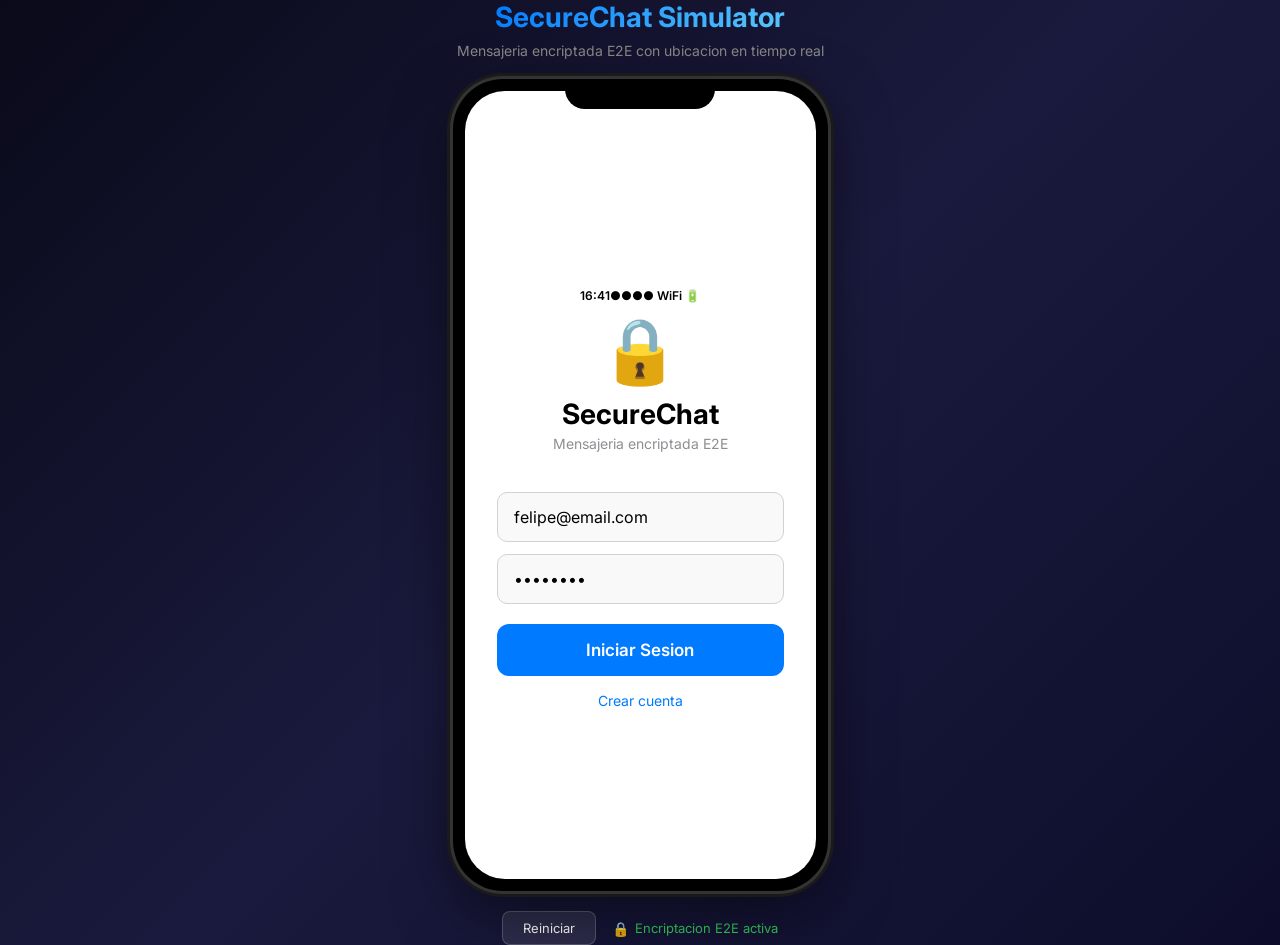
<file: SecureChat/simulator/index.html>
<!DOCTYPE html>
<html lang="es">
<head>
    <meta charset="UTF-8">
    <meta name="viewport" content="width=device-width, initial-scale=1.0">
    <title>SecureChat - iPhone Simulator</title>
    <link rel="stylesheet" href="styles.css">
    <link rel="preconnect" href="https://fonts.googleapis.com">
    <link href="https://fonts.googleapis.com/css2?family=Inter:wght@400;500;600;700&display=swap" rel="stylesheet">
</head>
<body>
    <div class="simulator-container">
        <h1 class="simulator-title">SecureChat Simulator</h1>
        <p class="simulator-subtitle">Mensajeria encriptada E2E con ubicacion en tiempo real</p>

        <div class="iphone-frame">
            <div class="iphone-notch"></div>
            <div class="iphone-screen" id="screen">
                <!-- Dynamic content injected by JS -->
            </div>
            <div class="iphone-home-indicator"></div>
        </div>

        <div class="controls">
            <button class="control-btn" onclick="app.reset()">Reiniciar</button>
            <div class="encryption-indicator" id="encryptionStatus">
                <span class="lock-icon">&#128274;</span> Encriptacion E2E activa
            </div>
        </div>
    </div>

    <script src="app.js"></script>
</body>
</html>
</file>
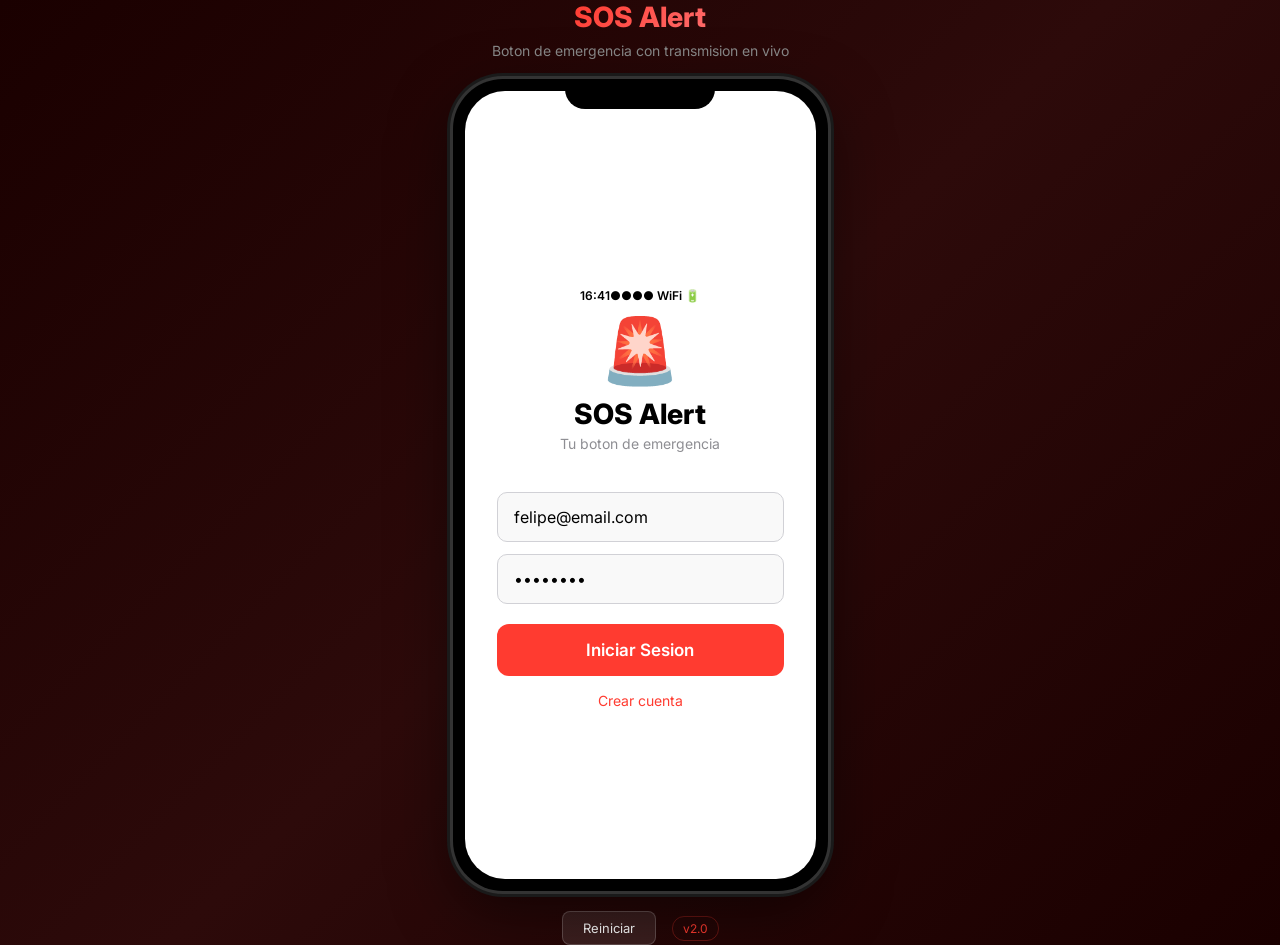
<file: SOSAlert/simulator/index.html>
<!DOCTYPE html>
<html lang="es">
<head>
    <meta charset="UTF-8">
    <meta name="viewport" content="width=device-width, initial-scale=1.0">
    <title>SOS Alert - iPhone Simulator</title>
    <link rel="stylesheet" href="styles.css">
    <link rel="preconnect" href="https://fonts.googleapis.com">
    <link href="https://fonts.googleapis.com/css2?family=Inter:wght@400;500;600;700;800;900&display=swap" rel="stylesheet">
</head>
<body>
    <div class="simulator-container">
        <h1 class="simulator-title">SOS Alert</h1>
        <p class="simulator-subtitle">Boton de emergencia con transmision en vivo</p>

        <div class="iphone-frame">
            <div class="iphone-notch"></div>
            <div class="iphone-screen" id="screen">
                <!-- Dynamic content injected by JS -->
            </div>
            <div class="iphone-home-indicator"></div>
        </div>

        <div class="controls">
            <button class="control-btn" onclick="app.reset()">Reiniciar</button>
            <div class="version-badge">v2.0</div>
        </div>
    </div>

    <script src="app.js"></script>
</body>
</html>
</file>
<file: SecureChat/simulator/styles.css>
* {
    margin: 0;
    padding: 0;
    box-sizing: border-box;
}

body {
    font-family: 'Inter', -apple-system, BlinkMacSystemFont, sans-serif;
    background: linear-gradient(135deg, #0a0a1a 0%, #1a1a3e 50%, #0d0d2b 100%);
    min-height: 100vh;
    display: flex;
    justify-content: center;
    align-items: center;
    color: #fff;
}

.simulator-container {
    display: flex;
    flex-direction: column;
    align-items: center;
    gap: 20px;
}

.simulator-title {
    font-size: 28px;
    font-weight: 700;
    background: linear-gradient(135deg, #007AFF, #5AC8FA);
    -webkit-background-clip: text;
    -webkit-text-fill-color: transparent;
}

.simulator-subtitle {
    font-size: 14px;
    color: #888;
    margin-top: -12px;
}

/* iPhone Frame */
.iphone-frame {
    width: 375px;
    height: 812px;
    background: #000;
    border-radius: 50px;
    padding: 12px;
    box-shadow: 0 0 0 3px #333, 0 0 0 6px #1a1a1a, 0 20px 60px rgba(0,0,0,0.5);
    position: relative;
    overflow: hidden;
}

.iphone-notch {
    width: 150px;
    height: 30px;
    background: #000;
    border-radius: 0 0 20px 20px;
    position: absolute;
    top: 0;
    left: 50%;
    transform: translateX(-50%);
    z-index: 100;
}

.iphone-screen {
    width: 100%;
    height: 100%;
    background: #f2f2f7;
    border-radius: 40px;
    overflow: hidden;
    position: relative;
    display: flex;
    flex-direction: column;
}

.iphone-home-indicator {
    width: 134px;
    height: 5px;
    background: #fff;
    border-radius: 3px;
    position: absolute;
    bottom: 20px;
    left: 50%;
    transform: translateX(-50%);
    z-index: 100;
    opacity: 0.3;
}

/* Status Bar */
.status-bar {
    height: 50px;
    display: flex;
    justify-content: space-between;
    align-items: flex-end;
    padding: 0 24px 8px;
    font-size: 12px;
    font-weight: 600;
    color: #000;
    flex-shrink: 0;
}

.status-bar.dark {
    color: #fff;
}

/* Navigation Bar */
.nav-bar {
    display: flex;
    align-items: center;
    padding: 8px 16px 12px;
    flex-shrink: 0;
}

.nav-bar .nav-title {
    font-size: 32px;
    font-weight: 700;
    color: #000;
}

.nav-bar .nav-title-small {
    font-size: 17px;
    font-weight: 600;
    color: #000;
    flex: 1;
    text-align: center;
}

.nav-bar .nav-back {
    font-size: 17px;
    color: #007AFF;
    cursor: pointer;
    display: flex;
    align-items: center;
    gap: 4px;
    background: none;
    border: none;
    font-family: inherit;
}

.nav-bar .nav-action {
    font-size: 22px;
    color: #007AFF;
    cursor: pointer;
    background: none;
    border: none;
    padding: 4px;
}

/* Tab Bar */
.tab-bar {
    display: flex;
    justify-content: space-around;
    padding: 8px 0 28px;
    background: rgba(249,249,249,0.94);
    backdrop-filter: blur(20px);
    border-top: 0.5px solid #c6c6c8;
    flex-shrink: 0;
}

.tab-item {
    display: flex;
    flex-direction: column;
    align-items: center;
    gap: 2px;
    cursor: pointer;
    background: none;
    border: none;
    font-family: inherit;
    padding: 4px 16px;
}

.tab-item .tab-icon {
    font-size: 22px;
    opacity: 0.4;
}

.tab-item .tab-label {
    font-size: 10px;
    color: #8e8e93;
}

.tab-item.active .tab-icon {
    opacity: 1;
    color: #007AFF;
}

.tab-item.active .tab-label {
    color: #007AFF;
}

/* Content Area */
.screen-content {
    flex: 1;
    overflow-y: auto;
    -webkit-overflow-scrolling: touch;
}

/* Login Screen */
.login-screen {
    display: flex;
    flex-direction: column;
    align-items: center;
    justify-content: center;
    height: 100%;
    padding: 40px 32px;
    background: #fff;
}

.login-logo {
    font-size: 64px;
    margin-bottom: 8px;
}

.login-title {
    font-size: 28px;
    font-weight: 700;
    color: #000;
    margin-bottom: 4px;
}

.login-subtitle {
    font-size: 14px;
    color: #8e8e93;
    margin-bottom: 40px;
}

.input-field {
    width: 100%;
    padding: 14px 16px;
    border: 1px solid #d1d1d6;
    border-radius: 10px;
    font-size: 16px;
    font-family: inherit;
    margin-bottom: 12px;
    outline: none;
    background: #f9f9f9;
    transition: border-color 0.2s;
}

.input-field:focus {
    border-color: #007AFF;
    background: #fff;
}

.input-field::placeholder {
    color: #c7c7cc;
}

.btn-primary {
    width: 100%;
    padding: 16px;
    background: #007AFF;
    color: #fff;
    border: none;
    border-radius: 12px;
    font-size: 17px;
    font-weight: 600;
    cursor: pointer;
    font-family: inherit;
    margin-top: 8px;
    transition: opacity 0.2s;
}

.btn-primary:hover {
    opacity: 0.85;
}

.btn-primary:disabled {
    opacity: 0.5;
    cursor: default;
}

.btn-link {
    background: none;
    border: none;
    color: #007AFF;
    font-size: 14px;
    cursor: pointer;
    font-family: inherit;
    margin-top: 16px;
}

/* Key Generation Animation */
.key-gen-overlay {
    position: absolute;
    inset: 0;
    background: rgba(0,0,0,0.85);
    display: flex;
    flex-direction: column;
    align-items: center;
    justify-content: center;
    z-index: 200;
    border-radius: 40px;
    gap: 16px;
    animation: fadeIn 0.3s ease;
}

.key-gen-overlay .key-icon {
    font-size: 48px;
    animation: pulse 1s infinite;
}

.key-gen-overlay .key-text {
    color: #fff;
    font-size: 16px;
    font-weight: 600;
}

.key-gen-overlay .key-detail {
    color: #8e8e93;
    font-size: 12px;
    text-align: center;
    max-width: 260px;
}

.key-gen-overlay .key-progress {
    width: 200px;
    height: 4px;
    background: #333;
    border-radius: 2px;
    overflow: hidden;
}

.key-gen-overlay .key-progress-bar {
    height: 100%;
    background: linear-gradient(90deg, #007AFF, #5AC8FA);
    border-radius: 2px;
    animation: progress 2s ease forwards;
}

@keyframes progress {
    from { width: 0; }
    to { width: 100%; }
}

@keyframes pulse {
    0%, 100% { transform: scale(1); }
    50% { transform: scale(1.1); }
}

@keyframes fadeIn {
    from { opacity: 0; }
    to { opacity: 1; }
}

/* Conversation List */
.conversation-row {
    display: flex;
    align-items: center;
    padding: 12px 16px;
    gap: 12px;
    cursor: pointer;
    background: #fff;
    transition: background 0.15s;
    border-bottom: 0.5px solid #e5e5ea;
}

.conversation-row:hover {
    background: #f2f2f7;
}

.avatar {
    width: 50px;
    height: 50px;
    border-radius: 25px;
    display: flex;
    align-items: center;
    justify-content: center;
    font-size: 20px;
    font-weight: 700;
    color: #007AFF;
    background: rgba(0,122,255,0.12);
    flex-shrink: 0;
}

.conversation-info {
    flex: 1;
    min-width: 0;
}

.conversation-name {
    font-size: 16px;
    font-weight: 600;
    color: #000;
}

.conversation-preview {
    font-size: 14px;
    color: #8e8e93;
    white-space: nowrap;
    overflow: hidden;
    text-overflow: ellipsis;
    display: flex;
    align-items: center;
    gap: 4px;
}

.conversation-time {
    font-size: 12px;
    color: #8e8e93;
    flex-shrink: 0;
}

.location-dot {
    display: inline-block;
    width: 8px;
    height: 8px;
    background: #34C759;
    border-radius: 50%;
    animation: blink 2s infinite;
}

@keyframes blink {
    0%, 100% { opacity: 1; }
    50% { opacity: 0.4; }
}

/* Chat Screen */
.chat-container {
    display: flex;
    flex-direction: column;
    height: 100%;
    background: #fff;
}

.chat-map {
    height: 150px;
    background: linear-gradient(135deg, #e8f5e9 0%, #c8e6c9 50%, #a5d6a7 100%);
    position: relative;
    overflow: hidden;
    flex-shrink: 0;
    cursor: pointer;
}

.map-grid {
    position: absolute;
    inset: 0;
    background-image:
        linear-gradient(rgba(0,0,0,0.05) 1px, transparent 1px),
        linear-gradient(90deg, rgba(0,0,0,0.05) 1px, transparent 1px);
    background-size: 30px 30px;
}

.map-road {
    position: absolute;
    background: rgba(255,255,255,0.6);
}

.map-road.horizontal {
    height: 3px;
    width: 100%;
    top: 50%;
}

.map-road.vertical {
    width: 3px;
    height: 100%;
    left: 40%;
}

.map-road.diagonal {
    width: 200px;
    height: 3px;
    transform: rotate(-30deg);
    top: 30%;
    left: 20%;
}

.map-pin {
    position: absolute;
    display: flex;
    flex-direction: column;
    align-items: center;
    transform: translate(-50%, -100%);
    z-index: 10;
    transition: all 2s ease;
}

.map-pin .pin-dot {
    width: 32px;
    height: 32px;
    border-radius: 50%;
    background: #007AFF;
    color: #fff;
    display: flex;
    align-items: center;
    justify-content: center;
    font-size: 12px;
    font-weight: 700;
    box-shadow: 0 2px 8px rgba(0,122,255,0.4);
}

.map-pin .pin-dot.other {
    background: #FF3B30;
    box-shadow: 0 2px 8px rgba(255,59,48,0.4);
}

.map-pin .pin-label {
    font-size: 9px;
    font-weight: 600;
    background: rgba(255,255,255,0.9);
    padding: 2px 6px;
    border-radius: 8px;
    margin-top: 2px;
    white-space: nowrap;
}

.map-expand-hint {
    position: absolute;
    bottom: 8px;
    right: 8px;
    background: rgba(255,255,255,0.9);
    padding: 4px 8px;
    border-radius: 6px;
    font-size: 10px;
    color: #666;
}

.chat-messages {
    flex: 1;
    overflow-y: auto;
    padding: 12px 16px;
    display: flex;
    flex-direction: column;
    gap: 6px;
}

.message-bubble {
    max-width: 75%;
    padding: 10px 14px;
    border-radius: 18px;
    font-size: 15px;
    line-height: 1.35;
    animation: messageIn 0.25s ease;
    position: relative;
}

@keyframes messageIn {
    from { opacity: 0; transform: translateY(8px) scale(0.95); }
    to { opacity: 1; transform: translateY(0) scale(1); }
}

.message-sent {
    background: #007AFF;
    color: #fff;
    align-self: flex-end;
    border-bottom-right-radius: 4px;
}

.message-received {
    background: #e9e9eb;
    color: #000;
    align-self: flex-start;
    border-bottom-left-radius: 4px;
}

.message-time {
    font-size: 10px;
    color: #8e8e93;
    margin-top: 2px;
    display: flex;
    align-items: center;
    gap: 3px;
}

.message-time.sent {
    justify-content: flex-end;
}

.encryption-badge {
    font-size: 8px;
}

/* Chat Input */
.chat-input-bar {
    display: flex;
    align-items: center;
    gap: 8px;
    padding: 8px 12px 28px;
    border-top: 0.5px solid #e5e5ea;
    background: #fff;
    flex-shrink: 0;
}

.location-toggle {
    font-size: 20px;
    cursor: pointer;
    background: none;
    border: none;
    padding: 4px;
}

.chat-input {
    flex: 1;
    padding: 10px 14px;
    border: 1px solid #d1d1d6;
    border-radius: 20px;
    font-size: 15px;
    font-family: inherit;
    outline: none;
    background: #f9f9f9;
}

.chat-input:focus {
    border-color: #007AFF;
}

.send-btn {
    width: 34px;
    height: 34px;
    border-radius: 50%;
    background: #007AFF;
    color: #fff;
    border: none;
    font-size: 16px;
    cursor: pointer;
    display: flex;
    align-items: center;
    justify-content: center;
    transition: opacity 0.2s;
}

.send-btn:disabled {
    opacity: 0.3;
    cursor: default;
}

/* Encryption Animation */
.encrypt-animation {
    position: absolute;
    right: 60px;
    bottom: 44px;
    background: rgba(0,0,0,0.8);
    color: #5AC8FA;
    font-size: 10px;
    font-family: monospace;
    padding: 4px 10px;
    border-radius: 8px;
    animation: encryptFlash 0.8s ease forwards;
    white-space: nowrap;
    z-index: 50;
}

@keyframes encryptFlash {
    0% { opacity: 1; transform: translateY(0); }
    100% { opacity: 0; transform: translateY(-20px); }
}

/* Contact List */
.contact-row {
    display: flex;
    align-items: center;
    padding: 12px 16px;
    gap: 12px;
    background: #fff;
    border-bottom: 0.5px solid #e5e5ea;
    cursor: pointer;
    transition: background 0.15s;
}

.contact-row:hover {
    background: #f2f2f7;
}

.contact-avatar {
    width: 44px;
    height: 44px;
    border-radius: 22px;
    background: rgba(0,122,255,0.12);
    display: flex;
    align-items: center;
    justify-content: center;
    font-size: 18px;
    color: #007AFF;
}

.contact-info {
    flex: 1;
}

.contact-name {
    font-size: 16px;
    font-weight: 500;
    color: #000;
}

.contact-username {
    font-size: 13px;
    color: #8e8e93;
}

.chat-icon {
    color: rgba(0,122,255,0.5);
    font-size: 18px;
}

/* Profile Screen */
.profile-header {
    display: flex;
    align-items: center;
    gap: 16px;
    padding: 20px 16px;
    background: #fff;
}

.profile-avatar {
    width: 70px;
    height: 70px;
    border-radius: 35px;
    background: rgba(0,122,255,0.12);
    display: flex;
    align-items: center;
    justify-content: center;
    font-size: 28px;
    font-weight: 700;
    color: #007AFF;
}

.profile-name {
    font-size: 22px;
    font-weight: 600;
    color: #000;
}

.profile-username {
    font-size: 14px;
    color: #8e8e93;
}

.profile-section {
    margin-top: 20px;
}

.profile-section-title {
    font-size: 13px;
    color: #8e8e93;
    text-transform: uppercase;
    padding: 0 16px 8px;
}

.profile-row {
    display: flex;
    align-items: center;
    padding: 14px 16px;
    background: #fff;
    gap: 12px;
    border-bottom: 0.5px solid #e5e5ea;
}

.profile-row-icon {
    font-size: 18px;
    width: 28px;
    text-align: center;
}

.profile-row-text {
    flex: 1;
    font-size: 15px;
    color: #000;
}

.profile-row-text.danger {
    color: #FF3B30;
}

.profile-row-detail {
    font-size: 13px;
    color: #8e8e93;
    font-family: monospace;
    max-width: 180px;
    overflow: hidden;
    text-overflow: ellipsis;
}

.security-banner {
    background: rgba(52,199,89,0.1);
    padding: 14px 16px;
    margin: 0;
    border-bottom: 0.5px solid #e5e5ea;
}

.security-banner-title {
    font-size: 14px;
    font-weight: 600;
    color: #34C759;
    display: flex;
    align-items: center;
    gap: 6px;
}

.security-banner-text {
    font-size: 12px;
    color: #8e8e93;
    margin-top: 4px;
    line-height: 1.4;
}

/* Full Screen Map */
.fullscreen-map {
    position: absolute;
    inset: 0;
    background: linear-gradient(135deg, #e8f5e9 0%, #c8e6c9 30%, #a5d6a7 60%, #c8e6c9 100%);
    z-index: 300;
    border-radius: 40px;
    overflow: hidden;
    animation: fadeIn 0.3s ease;
}

.fullscreen-map .map-grid {
    background-size: 40px 40px;
}

.fullscreen-map .map-road.horizontal {
    top: 40%;
}

.fullscreen-map .map-road.vertical {
    left: 55%;
}

.fullscreen-map .map-pin .pin-dot {
    width: 44px;
    height: 44px;
    font-size: 16px;
}

.map-overlay-bar {
    position: absolute;
    top: 0;
    left: 0;
    right: 0;
    background: rgba(249,249,249,0.94);
    backdrop-filter: blur(20px);
    padding: 50px 16px 12px;
    display: flex;
    align-items: center;
    z-index: 10;
}

.map-bottom-pill {
    position: absolute;
    bottom: 40px;
    left: 50%;
    transform: translateX(-50%);
    background: rgba(255,255,255,0.9);
    backdrop-filter: blur(10px);
    padding: 10px 20px;
    border-radius: 20px;
    font-size: 13px;
    font-weight: 500;
    color: #333;
    display: flex;
    align-items: center;
    gap: 8px;
    z-index: 10;
    box-shadow: 0 2px 12px rgba(0,0,0,0.1);
}

/* Empty State */
.empty-state {
    display: flex;
    flex-direction: column;
    align-items: center;
    justify-content: center;
    padding: 60px 32px;
    text-align: center;
}

.empty-state-icon {
    font-size: 48px;
    margin-bottom: 12px;
    opacity: 0.5;
}

.empty-state-title {
    font-size: 18px;
    font-weight: 600;
    color: #000;
    margin-bottom: 4px;
}

.empty-state-text {
    font-size: 14px;
    color: #8e8e93;
}

/* Controls */
.controls {
    display: flex;
    align-items: center;
    gap: 16px;
}

.control-btn {
    padding: 8px 20px;
    background: rgba(255,255,255,0.1);
    border: 1px solid rgba(255,255,255,0.2);
    color: #fff;
    border-radius: 8px;
    cursor: pointer;
    font-family: inherit;
    font-size: 13px;
    transition: background 0.2s;
}

.control-btn:hover {
    background: rgba(255,255,255,0.2);
}

.encryption-indicator {
    font-size: 13px;
    color: #34C759;
    display: flex;
    align-items: center;
    gap: 6px;
}

.lock-icon {
    font-size: 14px;
}

/* Scrollbar */
.screen-content::-webkit-scrollbar,
.chat-messages::-webkit-scrollbar {
    width: 0;
}

/* Toast Notification */
.toast {
    position: absolute;
    top: 60px;
    left: 16px;
    right: 16px;
    background: rgba(0,0,0,0.85);
    color: #fff;
    padding: 12px 16px;
    border-radius: 14px;
    font-size: 13px;
    z-index: 500;
    display: flex;
    align-items: center;
    gap: 8px;
    animation: toastIn 0.3s ease, toastOut 0.3s ease 2.5s forwards;
    backdrop-filter: blur(10px);
}

@keyframes toastIn {
    from { opacity: 0; transform: translateY(-20px); }
    to { opacity: 1; transform: translateY(0); }
}

@keyframes toastOut {
    from { opacity: 1; }
    to { opacity: 0; }
}

/* ========================= */
/* Add Contact Form Screen   */
/* ========================= */

.form-avatar-section {
    display: flex;
    flex-direction: column;
    align-items: center;
    padding: 24px 16px 16px;
    gap: 8px;
}

.form-avatar-circle {
    width: 80px;
    height: 80px;
    border-radius: 50%;
    background: rgba(0, 122, 255, 0.12);
    display: flex;
    align-items: center;
    justify-content: center;
    font-size: 32px;
    font-weight: 700;
    color: #007AFF;
    transition: all 0.2s ease;
}

.form-avatar-hint {
    font-size: 12px;
    color: #8e8e93;
}

.form-section {
    margin-top: 16px;
}

.form-section-title {
    font-size: 12px;
    color: #8e8e93;
    text-transform: uppercase;
    letter-spacing: 0.5px;
    padding: 0 16px 6px;
}

.form-group {
    background: #fff;
    border-top: 0.5px solid #e5e5ea;
    border-bottom: 0.5px solid #e5e5ea;
}

.form-field {
    display: flex;
    align-items: center;
    padding: 0 16px;
}

.form-label {
    font-size: 15px;
    color: #000;
    width: 95px;
    flex-shrink: 0;
    font-weight: 400;
}

.form-input {
    flex: 1;
    border: none;
    outline: none;
    font-size: 15px;
    font-family: inherit;
    padding: 14px 0;
    background: transparent;
    color: #000;
}

.form-input::placeholder {
    color: #c7c7cc;
}

.form-divider {
    height: 0.5px;
    background: #e5e5ea;
    margin-left: 16px;
}

.form-error {
    margin: 12px 16px 0;
    padding: 10px 14px;
    background: #fff2f2;
    border: 1px solid #ffcccc;
    border-radius: 10px;
    font-size: 13px;
    color: #FF3B30;
    text-align: center;
    animation: fadeIn 0.2s ease;
}

.form-info-row {
    display: flex;
    align-items: flex-start;
    padding: 14px 16px;
    gap: 10px;
}

.form-info-icon {
    font-size: 16px;
    flex-shrink: 0;
    margin-top: 1px;
}

.form-info-text {
    font-size: 13px;
    color: #8e8e93;
    line-height: 1.4;
}

/* Contact Delete Button */
.contact-delete-btn {
    background: none;
    border: none;
    font-size: 18px;
    cursor: pointer;
    padding: 6px 8px;
    border-radius: 8px;
    opacity: 0.4;
    transition: opacity 0.2s, background 0.2s;
    flex-shrink: 0;
}

.contact-delete-btn:hover {
    opacity: 1;
    background: rgba(255, 59, 48, 0.1);
}

/* Delete Confirmation Bar */
.delete-confirm-bar {
    display: flex;
    align-items: center;
    justify-content: space-between;
    padding: 10px 16px;
    background: #fff2f2;
    border-bottom: 0.5px solid #ffcccc;
    font-size: 14px;
    color: #333;
    animation: fadeIn 0.2s ease;
}

.delete-confirm-actions {
    display: flex;
    gap: 8px;
}

.delete-confirm-cancel {
    padding: 6px 14px;
    background: #e5e5ea;
    color: #333;
    border: none;
    border-radius: 14px;
    font-size: 13px;
    font-weight: 500;
    cursor: pointer;
    font-family: inherit;
}

.delete-confirm-cancel:hover {
    background: #d1d1d6;
}

.delete-confirm-yes {
    padding: 6px 14px;
    background: #FF3B30;
    color: #fff;
    border: none;
    border-radius: 14px;
    font-size: 13px;
    font-weight: 600;
    cursor: pointer;
    font-family: inherit;
    transition: opacity 0.2s;
}

.delete-confirm-yes:hover {
    opacity: 0.85;
}

/* Contacts Count */
.contacts-count {
    padding: 8px 16px;
    font-size: 12px;
    color: #8e8e93;
    text-transform: uppercase;
    background: #f2f2f7;
    letter-spacing: 0.5px;
}

/* ==================== */
/* EMERGENCY SOS        */
/* ==================== */

/* SOS button in tab bar */
.sos-tab-btn {
    display: flex;
    align-items: center;
    justify-content: center;
    width: 36px;
    height: 36px;
    border-radius: 50%;
    background: #FF3B30;
    color: #fff;
    font-size: 11px;
    font-weight: 800;
    letter-spacing: 0.5px;
    box-shadow: 0 2px 10px rgba(255, 59, 48, 0.4);
    animation: sosPulse 2s infinite;
    margin-top: -8px;
}

@keyframes sosPulse {
    0%, 100% { box-shadow: 0 2px 10px rgba(255, 59, 48, 0.4); }
    50% { box-shadow: 0 2px 20px rgba(255, 59, 48, 0.7), 0 0 0 6px rgba(255, 59, 48, 0.15); }
}

/* SOS button in chat nav */
.sos-chat-btn {
    padding: 4px 10px;
    background: #FF3B30;
    color: #fff;
    border: none;
    border-radius: 12px;
    font-size: 11px;
    font-weight: 800;
    cursor: pointer;
    font-family: inherit;
    letter-spacing: 0.5px;
    transition: opacity 0.2s;
}

.sos-chat-btn:hover {
    opacity: 0.85;
}

/* SOS Confirmation Overlay */
.sos-confirm-overlay {
    position: absolute;
    inset: 0;
    background: rgba(0, 0, 0, 0.6);
    backdrop-filter: blur(8px);
    display: flex;
    align-items: center;
    justify-content: center;
    z-index: 400;
    border-radius: 40px;
    animation: fadeIn 0.2s ease;
    padding: 20px;
}

.sos-confirm-box {
    background: #fff;
    border-radius: 16px;
    padding: 24px 20px;
    text-align: center;
    width: 100%;
    max-width: 300px;
    box-shadow: 0 10px 40px rgba(0,0,0,0.3);
}

.sos-confirm-icon {
    font-size: 44px;
    margin-bottom: 8px;
}

.sos-confirm-title {
    font-size: 18px;
    font-weight: 700;
    color: #000;
    margin-bottom: 8px;
}

.sos-confirm-text {
    font-size: 13px;
    color: #666;
    line-height: 1.5;
    margin-bottom: 20px;
}

.sos-confirm-buttons {
    display: flex;
    gap: 10px;
}

.sos-confirm-cancel {
    flex: 1;
    padding: 14px;
    background: #e5e5ea;
    color: #333;
    border: none;
    border-radius: 12px;
    font-size: 15px;
    font-weight: 600;
    cursor: pointer;
    font-family: inherit;
}

.sos-confirm-send {
    flex: 1;
    padding: 14px;
    background: #FF3B30;
    color: #fff;
    border: none;
    border-radius: 12px;
    font-size: 15px;
    font-weight: 700;
    cursor: pointer;
    font-family: inherit;
    animation: sosPulse 1.5s infinite;
}

.sos-confirm-hint {
    font-size: 11px;
    color: #8e8e93;
    margin-top: 12px;
}

/* SOS Active Overlay */
.sos-active-overlay {
    position: absolute;
    inset: 0;
    background: linear-gradient(180deg, #1a0000 0%, #330000 30%, #1a0000 100%);
    z-index: 500;
    border-radius: 40px;
    overflow: hidden;
    animation: fadeIn 0.3s ease;
    display: flex;
    flex-direction: column;
}

.sos-flash {
    position: absolute;
    inset: 0;
    border-radius: 40px;
    animation: sosFlash 1s infinite;
    pointer-events: none;
    z-index: 0;
}

@keyframes sosFlash {
    0%, 100% { background: transparent; }
    25% { background: rgba(255, 59, 48, 0.15); }
    50% { background: transparent; }
    75% { background: rgba(255, 59, 48, 0.1); }
}

@keyframes fadeOut {
    from { opacity: 1; }
    to { opacity: 0; }
}

.sos-content {
    position: relative;
    z-index: 1;
    display: flex;
    flex-direction: column;
    align-items: center;
    padding: 60px 20px 40px;
    flex: 1;
    overflow-y: auto;
}

.sos-siren {
    font-size: 56px;
    animation: sirenBounce 0.6s infinite alternate;
}

@keyframes sirenBounce {
    from { transform: scale(1) rotate(-5deg); }
    to { transform: scale(1.1) rotate(5deg); }
}

.sos-active-title {
    font-size: 22px;
    font-weight: 800;
    color: #FF3B30;
    letter-spacing: 2px;
    margin-top: 12px;
    text-shadow: 0 0 20px rgba(255, 59, 48, 0.5);
}

.sos-active-subtitle {
    font-size: 14px;
    color: rgba(255,255,255,0.6);
    margin-top: 4px;
    margin-bottom: 20px;
}

/* Contact notification list */
.sos-status-list {
    width: 100%;
    max-width: 300px;
    display: flex;
    flex-direction: column;
    gap: 6px;
    margin-bottom: 16px;
}

.sos-contact-status {
    display: flex;
    align-items: center;
    gap: 10px;
    padding: 10px 14px;
    background: rgba(255, 255, 255, 0.08);
    border-radius: 12px;
    animation: slideInSos 0.3s ease;
}

@keyframes slideInSos {
    from { opacity: 0; transform: translateY(10px); }
    to { opacity: 1; transform: translateY(0); }
}

.sos-contact-avatar {
    width: 32px;
    height: 32px;
    border-radius: 50%;
    background: rgba(255, 255, 255, 0.15);
    display: flex;
    align-items: center;
    justify-content: center;
    font-size: 13px;
    font-weight: 700;
    color: #fff;
    flex-shrink: 0;
}

.sos-contact-name {
    flex: 1;
    font-size: 14px;
    font-weight: 500;
    color: #fff;
}

.sos-contact-state {
    font-size: 11px;
    font-weight: 600;
    padding: 3px 8px;
    border-radius: 8px;
    white-space: nowrap;
    transition: all 0.3s ease;
}

.sos-contact-state.sending {
    color: #FFD60A;
    background: rgba(255, 214, 10, 0.15);
}

.sos-contact-state.received {
    color: #30D158;
    background: rgba(48, 209, 88, 0.15);
}

.sos-contact-state.alerting {
    color: #FF453A;
    background: rgba(255, 69, 58, 0.2);
    animation: alertBlink 0.8s infinite;
}

@keyframes alertBlink {
    0%, 100% { opacity: 1; }
    50% { opacity: 0.5; }
}

/* Location box */
.sos-location-box {
    display: flex;
    align-items: center;
    gap: 10px;
    padding: 12px 16px;
    background: rgba(48, 209, 88, 0.1);
    border: 1px solid rgba(48, 209, 88, 0.3);
    border-radius: 14px;
    width: 100%;
    max-width: 300px;
    margin-bottom: 12px;
}

.sos-location-icon {
    font-size: 22px;
}

.sos-location-text {
    flex: 1;
    font-size: 12px;
    color: rgba(255,255,255,0.8);
    line-height: 1.4;
}

.sos-location-coords {
    font-family: monospace;
    font-size: 11px;
    color: rgba(255,255,255,0.5);
    margin-top: 2px;
}

.sos-location-live {
    font-size: 10px;
    font-weight: 800;
    color: #30D158;
    background: rgba(48, 209, 88, 0.2);
    padding: 3px 8px;
    border-radius: 6px;
    letter-spacing: 1px;
    animation: alertBlink 1s infinite;
}

/* Timer */
.sos-timer {
    font-size: 15px;
    font-weight: 600;
    color: rgba(255,255,255,0.5);
    margin-bottom: 16px;
    font-family: monospace;
}

/* Stop button */
.sos-stop-btn {
    padding: 16px 40px;
    background: rgba(255, 255, 255, 0.15);
    border: 2px solid rgba(255, 255, 255, 0.3);
    color: #fff;
    border-radius: 30px;
    font-size: 17px;
    font-weight: 700;
    cursor: pointer;
    font-family: inherit;
    transition: all 0.2s;
    width: 100%;
    max-width: 300px;
}

.sos-stop-btn:hover {
    background: rgba(255, 255, 255, 0.25);
    border-color: rgba(255, 255, 255, 0.5);
}

/* Preview viewer button */
.sos-preview-viewer-btn {
    background: none;
    border: none;
    color: rgba(255,255,255,0.4);
    font-size: 12px;
    cursor: pointer;
    font-family: inherit;
    margin-top: 8px;
    padding: 6px 12px;
    transition: color 0.2s;
}

.sos-preview-viewer-btn:hover {
    color: rgba(255,255,255,0.7);
}

/* ========================= */
/* SOS Live Stream Box        */
/* ========================= */

.sos-stream-box {
    width: 100%;
    max-width: 300px;
    background: rgba(255,255,255,0.06);
    border: 1px solid rgba(255,255,255,0.12);
    border-radius: 16px;
    overflow: hidden;
    margin-bottom: 12px;
    animation: fadeIn 0.5s ease;
}

.sos-stream-header {
    display: flex;
    align-items: center;
    gap: 8px;
    padding: 8px 12px;
    background: rgba(0,0,0,0.3);
}

.sos-stream-rec {
    font-size: 10px;
    font-weight: 800;
    color: #FF453A;
    animation: alertBlink 0.8s infinite;
    letter-spacing: 0.5px;
}

.sos-stream-label {
    flex: 1;
    font-size: 11px;
    color: rgba(255,255,255,0.7);
    font-weight: 500;
}

.sos-stream-viewers {
    font-size: 10px;
    color: rgba(255,255,255,0.5);
    background: rgba(255,255,255,0.1);
    padding: 2px 8px;
    border-radius: 8px;
}

/* Camera feed */
.sos-camera-feed {
    position: relative;
    width: 100%;
    height: 160px;
    background: #000;
    overflow: hidden;
}

.sos-camera-feed video {
    width: 100%;
    height: 100%;
    object-fit: cover;
    display: none;
}

.sos-camera-fallback {
    position: absolute;
    inset: 0;
    display: flex;
    flex-direction: column;
    align-items: center;
    justify-content: center;
    gap: 6px;
    color: rgba(255,255,255,0.5);
    font-size: 11px;
    background: linear-gradient(135deg, #1a1a2e 0%, #16213e 50%, #0f3460 100%);
}

.sos-camera-icon {
    font-size: 36px;
    animation: pulse 2s infinite;
}

.sos-camera-simulated-feed {
    width: 80%;
    height: 60px;
    margin-top: 8px;
    border-radius: 8px;
    background: linear-gradient(270deg, #1a1a2e, #2a2a4e, #1a1a2e);
    background-size: 200% 100%;
    animation: shimmer 2s ease infinite;
}

@keyframes shimmer {
    0% { background-position: 200% 0; }
    100% { background-position: -200% 0; }
}

.sos-camera-overlay-badge {
    position: absolute;
    top: 8px;
    right: 8px;
    background: rgba(0,0,0,0.6);
    backdrop-filter: blur(4px);
    padding: 3px 8px;
    border-radius: 6px;
    font-size: 10px;
    color: #30D158;
    font-weight: 600;
}

/* Audio indicator */
.sos-audio-indicator {
    display: flex;
    align-items: center;
    gap: 8px;
    padding: 8px 12px;
    background: rgba(0,0,0,0.2);
}

.sos-mic-icon {
    font-size: 16px;
    flex-shrink: 0;
}

.sos-audio-bars {
    display: flex;
    align-items: flex-end;
    gap: 2px;
    height: 28px;
    flex: 1;
}

.sos-audio-bar {
    width: 4px;
    background: #30D158;
    border-radius: 2px;
    transition: height 0.1s ease;
    min-height: 4px;
}

.sos-audio-label {
    font-size: 10px;
    color: rgba(255,255,255,0.5);
    flex-shrink: 0;
}

/* Contact watching state */
.sos-contact-state.watching {
    color: #5AC8FA;
    background: rgba(90, 200, 250, 0.15);
}

/* ========================= */
/* SOS Viewer Overlay         */
/* ========================= */

.sos-viewer-overlay {
    position: absolute;
    inset: 0;
    background: #000;
    z-index: 600;
    border-radius: 40px;
    overflow: hidden;
    animation: fadeIn 0.3s ease;
    display: flex;
    flex-direction: column;
}

.sos-viewer-header {
    display: flex;
    align-items: center;
    gap: 10px;
    padding: 50px 16px 12px;
    background: rgba(0,0,0,0.8);
    backdrop-filter: blur(10px);
    z-index: 10;
}

.sos-viewer-close {
    width: 32px;
    height: 32px;
    border-radius: 50%;
    background: rgba(255,255,255,0.15);
    border: none;
    color: #fff;
    font-size: 16px;
    cursor: pointer;
    display: flex;
    align-items: center;
    justify-content: center;
    flex-shrink: 0;
}

.sos-viewer-sender {
    display: flex;
    align-items: center;
    gap: 8px;
    flex: 1;
}

.sos-viewer-avatar {
    width: 36px;
    height: 36px;
    border-radius: 50%;
    background: rgba(255,59,48,0.3);
    border: 2px solid #FF3B30;
    display: flex;
    align-items: center;
    justify-content: center;
    font-size: 14px;
    font-weight: 700;
    color: #fff;
}

.sos-viewer-name {
    font-size: 15px;
    font-weight: 600;
    color: #fff;
}

.sos-viewer-status {
    font-size: 11px;
    color: #FF453A;
    font-weight: 600;
    animation: alertBlink 1s infinite;
}

.sos-viewer-rec {
    font-size: 11px;
    font-weight: 800;
    color: #FF453A;
    background: rgba(255,59,48,0.2);
    padding: 4px 10px;
    border-radius: 10px;
    animation: alertBlink 0.8s infinite;
    flex-shrink: 0;
}

/* Viewer video area */
.sos-viewer-video {
    flex: 1;
    position: relative;
    background: #111;
    overflow: hidden;
}

.sos-viewer-simulated-cam {
    position: absolute;
    inset: 0;
    display: flex;
    flex-direction: column;
    align-items: center;
    justify-content: center;
    gap: 8px;
    background: linear-gradient(135deg, #1a0a0a 0%, #2a1020 50%, #1a0a1a 100%);
}

.sos-viewer-cam-text {
    font-size: 64px;
    opacity: 0.6;
}

.sos-viewer-cam-label {
    font-size: 13px;
    color: rgba(255,255,255,0.5);
    text-align: center;
    max-width: 200px;
}

.sos-viewer-cam-wave {
    position: absolute;
    width: 200px;
    height: 200px;
    border-radius: 50%;
    border: 2px solid rgba(255,59,48,0.2);
    animation: waveExpand 3s ease-out infinite;
}

.sos-viewer-cam-wave.delay {
    animation-delay: 1.5s;
}

@keyframes waveExpand {
    0% { width: 100px; height: 100px; opacity: 0.6; }
    100% { width: 350px; height: 350px; opacity: 0; }
}

/* Viewer bottom section */
.sos-viewer-bottom {
    background: rgba(0,0,0,0.9);
    padding: 12px 16px 40px;
    display: flex;
    flex-direction: column;
    gap: 10px;
}

.sos-viewer-audio-section {
    display: flex;
    align-items: center;
    gap: 8px;
    padding: 8px 12px;
    background: rgba(255,255,255,0.06);
    border-radius: 12px;
}

.sos-viewer-location {
    display: flex;
    align-items: center;
    gap: 10px;
    padding: 10px 12px;
    background: rgba(48, 209, 88, 0.08);
    border: 1px solid rgba(48, 209, 88, 0.2);
    border-radius: 12px;
}

.sos-viewer-loc-text {
    flex: 1;
    font-size: 12px;
    color: rgba(255,255,255,0.7);
}

.sos-viewer-actions {
    display: flex;
    gap: 10px;
}

.sos-viewer-action-btn {
    flex: 1;
    padding: 14px;
    border: none;
    border-radius: 14px;
    font-size: 15px;
    font-weight: 700;
    cursor: pointer;
    font-family: inherit;
    transition: opacity 0.2s;
}

.sos-viewer-action-btn.call {
    background: #30D158;
    color: #fff;
}

.sos-viewer-action-btn.emergency {
    background: #FF3B30;
    color: #fff;
}

.sos-viewer-action-btn:hover {
    opacity: 0.85;
}
</file>
<file: SOSAlert/simulator/styles.css>
* {
    margin: 0;
    padding: 0;
    box-sizing: border-box;
}

body {
    font-family: 'Inter', -apple-system, BlinkMacSystemFont, sans-serif;
    background: linear-gradient(135deg, #1a0000 0%, #2d0a0a 50%, #1a0000 100%);
    min-height: 100vh;
    display: flex;
    justify-content: center;
    align-items: center;
    color: #fff;
}

.simulator-container {
    display: flex;
    flex-direction: column;
    align-items: center;
    gap: 20px;
}

.simulator-title {
    font-size: 28px;
    font-weight: 800;
    background: linear-gradient(135deg, #FF3B30, #FF6B6B);
    -webkit-background-clip: text;
    -webkit-text-fill-color: transparent;
}

.simulator-subtitle {
    font-size: 14px;
    color: #888;
    margin-top: -12px;
}

/* iPhone Frame */
.iphone-frame {
    width: 375px;
    height: 812px;
    background: #000;
    border-radius: 50px;
    padding: 12px;
    box-shadow: 0 0 0 3px #333, 0 0 0 6px #1a1a1a, 0 20px 60px rgba(0,0,0,0.5);
    position: relative;
    overflow: hidden;
}

.iphone-notch {
    width: 150px;
    height: 30px;
    background: #000;
    border-radius: 0 0 20px 20px;
    position: absolute;
    top: 0;
    left: 50%;
    transform: translateX(-50%);
    z-index: 100;
}

.iphone-screen {
    width: 100%;
    height: 100%;
    background: #f2f2f7;
    border-radius: 40px;
    overflow: hidden;
    position: relative;
    display: flex;
    flex-direction: column;
}

.iphone-home-indicator {
    width: 134px;
    height: 5px;
    background: #fff;
    border-radius: 3px;
    position: absolute;
    bottom: 20px;
    left: 50%;
    transform: translateX(-50%);
    z-index: 100;
    opacity: 0.3;
}

/* Controls */
.controls {
    display: flex;
    align-items: center;
    gap: 16px;
}

.control-btn {
    padding: 8px 20px;
    background: rgba(255,255,255,0.1);
    border: 1px solid rgba(255,255,255,0.2);
    color: #fff;
    border-radius: 8px;
    cursor: pointer;
    font-family: inherit;
    font-size: 13px;
}

.control-btn:hover { background: rgba(255,255,255,0.2); }

.version-badge {
    font-size: 12px;
    color: #FF3B30;
    border: 1px solid rgba(255,59,48,0.3);
    padding: 4px 10px;
    border-radius: 12px;
}

/* Status Bar */
.status-bar {
    height: 50px;
    display: flex;
    justify-content: space-between;
    align-items: flex-end;
    padding: 0 24px 8px;
    font-size: 12px;
    font-weight: 600;
    color: #000;
    flex-shrink: 0;
}

/* =================== */
/* LOGIN               */
/* =================== */
.login-screen {
    display: flex;
    flex-direction: column;
    align-items: center;
    justify-content: center;
    height: 100%;
    padding: 40px 32px;
    background: #fff;
}

.login-logo { font-size: 64px; margin-bottom: 8px; }
.login-title { font-size: 28px; font-weight: 800; color: #000; margin-bottom: 4px; }
.login-subtitle { font-size: 14px; color: #8e8e93; margin-bottom: 40px; }

.input-field {
    width: 100%;
    padding: 14px 16px;
    border: 1px solid #d1d1d6;
    border-radius: 10px;
    font-size: 16px;
    font-family: inherit;
    margin-bottom: 12px;
    outline: none;
    background: #f9f9f9;
}

.input-field:focus { border-color: #FF3B30; background: #fff; }

.btn-primary {
    width: 100%;
    padding: 16px;
    color: #fff;
    border: none;
    border-radius: 12px;
    font-size: 17px;
    font-weight: 600;
    cursor: pointer;
    font-family: inherit;
    margin-top: 8px;
}

.btn-red { background: #FF3B30; }
.btn-primary:hover { opacity: 0.85; }

.btn-link {
    background: none;
    border: none;
    color: #FF3B30;
    font-size: 14px;
    cursor: pointer;
    font-family: inherit;
    margin-top: 16px;
}

/* Loading Overlay */
.loading-overlay {
    position: absolute;
    inset: 0;
    background: rgba(0,0,0,0.85);
    display: flex;
    flex-direction: column;
    align-items: center;
    justify-content: center;
    z-index: 200;
    border-radius: 40px;
    gap: 16px;
    animation: fadeIn 0.3s ease;
}

.loading-icon { font-size: 48px; animation: pulse 1s infinite; }
.loading-text { color: #fff; font-size: 16px; font-weight: 600; }
.loading-detail { color: #8e8e93; font-size: 12px; text-align: center; }

.loading-bar { width: 200px; height: 4px; background: #333; border-radius: 2px; overflow: hidden; }
.loading-bar-fill { height: 100%; background: linear-gradient(90deg, #FF3B30, #FF6B6B); border-radius: 2px; animation: progress 1.8s ease forwards; }

@keyframes progress { from { width: 0; } to { width: 100%; } }
@keyframes pulse { 0%, 100% { transform: scale(1); } 50% { transform: scale(1.1); } }
@keyframes fadeIn { from { opacity: 0; } to { opacity: 1; } }
@keyframes fadeOut { from { opacity: 1; } to { opacity: 0; } }

/* =================== */
/* TAB BAR             */
/* =================== */
.tab-bar {
    display: flex;
    justify-content: space-around;
    padding: 8px 0 28px;
    background: rgba(249,249,249,0.94);
    backdrop-filter: blur(20px);
    border-top: 0.5px solid #c6c6c8;
    flex-shrink: 0;
}

.tab-item {
    display: flex;
    flex-direction: column;
    align-items: center;
    gap: 2px;
    cursor: pointer;
    background: none;
    border: none;
    font-family: inherit;
    padding: 4px 20px;
}

.tab-item .tab-icon { font-size: 22px; opacity: 0.4; }
.tab-item .tab-label { font-size: 10px; color: #8e8e93; }
.tab-item.active .tab-icon { opacity: 1; }
.tab-item.active .tab-label { color: #FF3B30; }

/* Nav Bar */
.nav-bar {
    display: flex;
    align-items: center;
    padding: 8px 16px 12px;
    flex-shrink: 0;
}

.nav-title { font-size: 26px; font-weight: 700; color: #000; flex: 1; }

.nav-add-btn {
    font-size: 28px;
    color: #FF3B30;
    background: none;
    border: none;
    cursor: pointer;
    padding: 4px;
}

/* Screen Content */
.screen-content {
    flex: 1;
    overflow-y: auto;
    -webkit-overflow-scrolling: touch;
}

.screen-content::-webkit-scrollbar { width: 0; }

/* =================== */
/* SOS MAIN SCREEN     */
/* =================== */
.sos-screen {
    flex: 1;
    display: flex;
    flex-direction: column;
    align-items: center;
    justify-content: center;
    padding: 20px;
    background: linear-gradient(180deg, #f2f2f7 0%, #fef2f2 100%);
    gap: 20px;
}

.sos-header-text {
    font-size: 15px;
    color: #8e8e93;
    font-weight: 500;
}

/* Big SOS Button */
.sos-button-container {
    position: relative;
    width: 200px;
    height: 200px;
    display: flex;
    align-items: center;
    justify-content: center;
}

.sos-ring {
    position: absolute;
    border-radius: 50%;
    border: 2px solid rgba(255, 59, 48, 0.15);
}

.sos-ring.ring-1 { width: 220px; height: 220px; animation: ringPulse 3s ease infinite; }
.sos-ring.ring-2 { width: 250px; height: 250px; animation: ringPulse 3s ease infinite 0.5s; }
.sos-ring.ring-3 { width: 280px; height: 280px; animation: ringPulse 3s ease infinite 1s; }

@keyframes ringPulse {
    0%, 100% { opacity: 0.3; transform: scale(1); }
    50% { opacity: 0.8; transform: scale(1.03); }
}

.sos-big-button {
    width: 160px;
    height: 160px;
    border-radius: 50%;
    background: linear-gradient(145deg, #FF3B30, #CC2D25);
    border: none;
    cursor: pointer;
    display: flex;
    flex-direction: column;
    align-items: center;
    justify-content: center;
    box-shadow: 0 8px 30px rgba(255, 59, 48, 0.4);
    transition: transform 0.1s, box-shadow 0.3s;
    z-index: 2;
    -webkit-user-select: none;
    user-select: none;
    -webkit-touch-callout: none;
}

.sos-big-button:active,
.sos-big-button.holding {
    transform: scale(0.95);
}

.sos-button-text {
    font-size: 42px;
    font-weight: 900;
    color: #fff;
    letter-spacing: 4px;
    font-family: inherit;
}

.sos-button-sub {
    font-size: 11px;
    color: rgba(255,255,255,0.7);
    font-weight: 600;
    margin-top: 2px;
    font-family: inherit;
}

/* Progress ring */
.sos-progress-ring {
    position: absolute;
    width: 200px;
    height: 200px;
    z-index: 3;
    pointer-events: none;
}

#sosProgressCircle {
    transition: stroke-dashoffset 0.03s linear;
}

/* Info cards */
.sos-info-cards {
    display: flex;
    flex-direction: column;
    gap: 6px;
    width: 100%;
    max-width: 280px;
}

.sos-info-card {
    display: flex;
    align-items: center;
    gap: 10px;
    padding: 10px 14px;
    background: #fff;
    border-radius: 12px;
    font-size: 13px;
    color: #333;
    box-shadow: 0 1px 3px rgba(0,0,0,0.06);
}

.sos-info-icon { font-size: 18px; flex-shrink: 0; }
.sos-info-text { flex: 1; font-weight: 500; }

.sos-info-card.drive-configured {
    background: rgba(48, 209, 88, 0.08);
    border: 1px solid rgba(48, 209, 88, 0.2);
    color: #248A3D;
}

.sos-info-card.drive-warning {
    background: rgba(255, 204, 0, 0.08);
    border: 1px solid rgba(255, 204, 0, 0.3);
    color: #946800;
    cursor: pointer;
}

/* ===================== */
/* EMERGENCY OVERLAY     */
/* ===================== */
.emergency-overlay {
    position: absolute;
    inset: 0;
    background: linear-gradient(180deg, #0a0000 0%, #1a0000 30%, #0a0000 100%);
    z-index: 500;
    border-radius: 40px;
    overflow: hidden;
    animation: fadeIn 0.3s ease;
    display: flex;
    flex-direction: column;
}

.emergency-flash {
    position: absolute;
    inset: 0;
    border-radius: 40px;
    animation: eFlash 1s infinite;
    pointer-events: none;
    z-index: 0;
}

@keyframes eFlash {
    0%, 100% { background: transparent; }
    25% { background: rgba(255, 59, 48, 0.12); }
    50% { background: transparent; }
    75% { background: rgba(255, 59, 48, 0.08); }
}

.emergency-content {
    position: relative;
    z-index: 1;
    display: flex;
    flex-direction: column;
    align-items: center;
    padding: 50px 16px 40px;
    flex: 1;
    overflow-y: auto;
    gap: 8px;
}

.emergency-content::-webkit-scrollbar { width: 0; }

/* Top bar */
.emergency-top-bar {
    display: flex;
    align-items: center;
    gap: 8px;
    width: 100%;
    max-width: 300px;
    padding: 8px 12px;
    background: rgba(255,255,255,0.06);
    border-radius: 12px;
    margin-bottom: 4px;
}

.emergency-rec-badge {
    font-size: 11px;
    font-weight: 800;
    color: #FF453A;
    animation: blink 0.8s infinite;
}

@keyframes blink { 0%, 100% { opacity: 1; } 50% { opacity: 0.4; } }

.emergency-timer {
    flex: 1;
    text-align: center;
    font-size: 14px;
    font-weight: 700;
    color: #fff;
    font-family: monospace;
}

.emergency-viewers {
    font-size: 10px;
    color: rgba(255,255,255,0.5);
    background: rgba(255,255,255,0.1);
    padding: 2px 8px;
    border-radius: 8px;
}

/* Camera box */
.emergency-camera-box {
    width: 100%;
    max-width: 300px;
    height: 180px;
    background: #000;
    border-radius: 16px;
    overflow: hidden;
    position: relative;
    border: 1px solid rgba(255,255,255,0.1);
}

.emergency-camera-box video {
    width: 100%;
    height: 100%;
    object-fit: cover;
    display: none;
}

.emergency-camera-fallback {
    position: absolute;
    inset: 0;
    display: flex;
    flex-direction: column;
    align-items: center;
    justify-content: center;
    gap: 6px;
    color: rgba(255,255,255,0.5);
    font-size: 11px;
    background: linear-gradient(135deg, #1a1a2e 0%, #16213e 50%, #0f3460 100%);
}

.emergency-cam-icon { font-size: 36px; animation: pulse 2s infinite; }

.emergency-simulated-feed {
    width: 80%;
    height: 50px;
    margin-top: 6px;
    border-radius: 8px;
    background: linear-gradient(270deg, #1a1a2e, #2a2a4e, #1a1a2e);
    background-size: 200% 100%;
    animation: shimmer 2s ease infinite;
}

@keyframes shimmer {
    0% { background-position: 200% 0; }
    100% { background-position: -200% 0; }
}

.emergency-camera-badge {
    position: absolute;
    top: 8px;
    right: 8px;
    background: rgba(0,0,0,0.6);
    backdrop-filter: blur(4px);
    padding: 3px 8px;
    border-radius: 6px;
    font-size: 10px;
    color: #30D158;
    font-weight: 600;
}

.emergency-drive-badge {
    position: absolute;
    top: 8px;
    left: 8px;
    background: rgba(0,0,0,0.6);
    backdrop-filter: blur(4px);
    padding: 3px 8px;
    border-radius: 6px;
    font-size: 10px;
    color: #FFD60A;
    font-weight: 600;
    animation: blink 2s infinite;
}

/* Audio bar */
.emergency-audio-bar {
    display: flex;
    align-items: center;
    gap: 8px;
    width: 100%;
    max-width: 300px;
    padding: 8px 12px;
    background: rgba(255,255,255,0.04);
    border-radius: 12px;
}

.emergency-mic-icon { font-size: 16px; flex-shrink: 0; }

.emergency-audio-bars {
    display: flex;
    align-items: flex-end;
    gap: 2px;
    height: 32px;
    flex: 1;
}

.e-audio-bar {
    width: 4px;
    height: 4px;
    background: #30D158;
    border-radius: 2px;
    transition: height 0.08s ease;
    min-height: 3px;
}

.emergency-audio-label {
    font-size: 10px;
    color: rgba(255,255,255,0.5);
    flex-shrink: 0;
}

/* Siren + Title */
.emergency-siren {
    font-size: 40px;
    animation: sirenBounce 0.6s infinite alternate;
}

@keyframes sirenBounce {
    from { transform: scale(1) rotate(-5deg); }
    to { transform: scale(1.1) rotate(5deg); }
}

.emergency-title {
    font-size: 20px;
    font-weight: 800;
    color: #FF3B30;
    letter-spacing: 2px;
    text-shadow: 0 0 20px rgba(255, 59, 48, 0.5);
}

/* Contact status list */
.emergency-status-list {
    width: 100%;
    max-width: 300px;
    display: flex;
    flex-direction: column;
    gap: 4px;
    margin: 4px 0;
}

.emergency-contact-row {
    display: flex;
    align-items: center;
    gap: 8px;
    padding: 8px 12px;
    background: rgba(255,255,255,0.06);
    border-radius: 10px;
    animation: slideIn 0.3s ease;
}

@keyframes slideIn {
    from { opacity: 0; transform: translateY(8px); }
    to { opacity: 1; transform: translateY(0); }
}

.emergency-contact-avatar {
    width: 28px;
    height: 28px;
    border-radius: 50%;
    background: rgba(255,255,255,0.15);
    display: flex;
    align-items: center;
    justify-content: center;
    font-size: 11px;
    font-weight: 700;
    color: #fff;
    flex-shrink: 0;
}

.emergency-contact-info { flex: 1; }
.emergency-contact-name { font-size: 13px; font-weight: 500; color: #fff; }
.emergency-contact-phone { font-size: 10px; color: rgba(255,255,255,0.4); }

.emergency-contact-state {
    font-size: 10px;
    font-weight: 600;
    padding: 2px 8px;
    border-radius: 6px;
    white-space: nowrap;
}

.emergency-contact-state.sending { color: #FFD60A; background: rgba(255, 214, 10, 0.15); }
.emergency-contact-state.received { color: #30D158; background: rgba(48, 209, 88, 0.15); }
.emergency-contact-state.alerting { color: #FF453A; background: rgba(255, 69, 58, 0.2); animation: blink 0.8s infinite; }
.emergency-contact-state.watching { color: #5AC8FA; background: rgba(90, 200, 250, 0.15); }

/* Location box */
.emergency-location-box {
    display: flex;
    align-items: center;
    gap: 10px;
    padding: 10px 14px;
    background: rgba(48, 209, 88, 0.08);
    border: 1px solid rgba(48, 209, 88, 0.25);
    border-radius: 12px;
    width: 100%;
    max-width: 300px;
}

.emergency-loc-icon { font-size: 20px; }
.emergency-loc-text { flex: 1; font-size: 12px; color: rgba(255,255,255,0.7); }
.emergency-loc-coords { font-family: monospace; font-size: 10px; color: rgba(255,255,255,0.4); margin-top: 2px; }
.emergency-loc-live { font-size: 9px; font-weight: 800; color: #30D158; background: rgba(48,209,88,0.2); padding: 2px 8px; border-radius: 6px; letter-spacing: 1px; animation: blink 1s infinite; }

/* Stop button */
.emergency-stop-btn {
    padding: 14px 40px;
    background: rgba(255,255,255,0.12);
    border: 2px solid rgba(255,255,255,0.25);
    color: #fff;
    border-radius: 30px;
    font-size: 16px;
    font-weight: 700;
    cursor: pointer;
    font-family: inherit;
    width: 100%;
    max-width: 300px;
    margin-top: 4px;
}

.emergency-stop-btn:hover { background: rgba(255,255,255,0.2); }

.emergency-viewer-btn {
    background: none;
    border: none;
    color: rgba(255,255,255,0.35);
    font-size: 12px;
    cursor: pointer;
    font-family: inherit;
    padding: 6px;
}

.emergency-viewer-btn:hover { color: rgba(255,255,255,0.6); }

/* =================== */
/* VIEWER OVERLAY      */
/* =================== */
.viewer-overlay {
    position: absolute;
    inset: 0;
    background: #000;
    z-index: 600;
    border-radius: 40px;
    overflow: hidden;
    animation: fadeIn 0.3s ease;
    display: flex;
    flex-direction: column;
}

.viewer-header {
    display: flex;
    align-items: center;
    gap: 10px;
    padding: 50px 14px 10px;
    background: rgba(0,0,0,0.85);
    backdrop-filter: blur(10px);
    z-index: 10;
}

.viewer-close {
    width: 30px;
    height: 30px;
    border-radius: 50%;
    background: rgba(255,255,255,0.15);
    border: none;
    color: #fff;
    font-size: 14px;
    cursor: pointer;
    display: flex;
    align-items: center;
    justify-content: center;
}

.viewer-sender-info { display: flex; align-items: center; gap: 8px; flex: 1; }

.viewer-avatar {
    width: 34px;
    height: 34px;
    border-radius: 50%;
    background: rgba(255,59,48,0.3);
    border: 2px solid #FF3B30;
    display: flex;
    align-items: center;
    justify-content: center;
    font-size: 13px;
    font-weight: 700;
    color: #fff;
}

.viewer-name { font-size: 14px; font-weight: 600; color: #fff; }
.viewer-status { font-size: 10px; color: #FF453A; font-weight: 600; animation: blink 1s infinite; }

.viewer-live-badge {
    font-size: 10px;
    font-weight: 800;
    color: #FF453A;
    background: rgba(255,59,48,0.2);
    padding: 4px 10px;
    border-radius: 10px;
    animation: blink 0.8s infinite;
}

/* Viewer video */
.viewer-video-area {
    flex: 1;
    position: relative;
    background: #111;
    overflow: hidden;
}

.viewer-simulated-video {
    position: absolute;
    inset: 0;
    display: flex;
    flex-direction: column;
    align-items: center;
    justify-content: center;
    gap: 8px;
    background: linear-gradient(135deg, #1a0808 0%, #2a1020 50%, #1a0a1a 100%);
}

.viewer-cam-emoji { font-size: 64px; opacity: 0.5; }
.viewer-cam-label { font-size: 13px; color: rgba(255,255,255,0.4); text-align: center; max-width: 200px; }

.viewer-wave {
    position: absolute;
    width: 120px;
    height: 120px;
    border-radius: 50%;
    border: 2px solid rgba(255,59,48,0.15);
    animation: waveExpand 3s ease-out infinite;
}

.viewer-wave.delay2 { animation-delay: 1s; }
.viewer-wave.delay3 { animation-delay: 2s; }

@keyframes waveExpand {
    0% { width: 80px; height: 80px; opacity: 0.6; }
    100% { width: 350px; height: 350px; opacity: 0; }
}

.viewer-e2e-badge {
    position: absolute;
    top: 10px;
    right: 10px;
    background: rgba(0,0,0,0.6);
    backdrop-filter: blur(4px);
    padding: 4px 10px;
    border-radius: 8px;
    font-size: 11px;
    color: #30D158;
    font-weight: 600;
}

/* Viewer bottom */
.viewer-bottom {
    background: rgba(0,0,0,0.9);
    padding: 10px 14px 36px;
    display: flex;
    flex-direction: column;
    gap: 8px;
}

.viewer-audio-section {
    display: flex;
    align-items: center;
    gap: 8px;
    padding: 8px 10px;
    background: rgba(255,255,255,0.05);
    border-radius: 10px;
}

.viewer-mic { font-size: 16px; flex-shrink: 0; }

.viewer-audio-bars {
    display: flex;
    align-items: flex-end;
    gap: 2px;
    height: 28px;
    flex: 1;
}

.viewer-audio-label { font-size: 10px; color: rgba(255,255,255,0.4); flex-shrink: 0; }

.viewer-location {
    display: flex;
    align-items: center;
    gap: 10px;
    padding: 10px;
    background: rgba(48, 209, 88, 0.06);
    border: 1px solid rgba(48, 209, 88, 0.2);
    border-radius: 10px;
}

.viewer-loc-icon { font-size: 18px; }
.viewer-loc-text { flex: 1; font-size: 11px; color: rgba(255,255,255,0.6); }
.viewer-loc-coords { font-family: monospace; font-size: 10px; color: rgba(255,255,255,0.35); margin-top: 2px; }
.viewer-loc-live { font-size: 9px; font-weight: 800; color: #30D158; background: rgba(48,209,88,0.2); padding: 2px 6px; border-radius: 6px; animation: blink 1s infinite; }

.viewer-actions { display: flex; gap: 8px; }

.viewer-action-btn {
    flex: 1;
    padding: 13px;
    border: none;
    border-radius: 12px;
    font-size: 14px;
    font-weight: 700;
    cursor: pointer;
    font-family: inherit;
}

.viewer-action-btn.call-btn { background: #30D158; color: #fff; }
.viewer-action-btn.emergency-btn { background: #FF3B30; color: #fff; }
.viewer-action-btn:hover { opacity: 0.85; }

/* =================== */
/* CONTACTS            */
/* =================== */
.contacts-header {
    display: flex;
    justify-content: space-between;
    padding: 8px 16px;
    font-size: 12px;
    color: #8e8e93;
    background: #f2f2f7;
}

.contacts-header-note { font-style: italic; }

.contact-row {
    display: flex;
    align-items: center;
    padding: 12px 16px;
    gap: 12px;
    background: #fff;
    border-bottom: 0.5px solid #e5e5ea;
}

.contact-avatar {
    width: 42px;
    height: 42px;
    border-radius: 21px;
    background: rgba(255,59,48,0.1);
    display: flex;
    align-items: center;
    justify-content: center;
    font-size: 16px;
    color: #FF3B30;
    font-weight: 700;
}

.contact-info { flex: 1; }
.contact-name { font-size: 16px; font-weight: 500; color: #000; }
.contact-detail { font-size: 12px; color: #8e8e93; }

.contact-delete-btn {
    background: none;
    border: none;
    font-size: 18px;
    cursor: pointer;
    padding: 6px;
    opacity: 0.35;
}

.contact-delete-btn:hover { opacity: 1; }

.delete-bar {
    display: flex;
    align-items: center;
    justify-content: space-between;
    padding: 8px 16px;
    background: #fff2f2;
    border-bottom: 0.5px solid #ffcccc;
    font-size: 13px;
    color: #333;
    animation: fadeIn 0.2s ease;
}

.delete-bar-actions { display: flex; gap: 8px; }

.delete-cancel {
    padding: 5px 12px;
    background: #e5e5ea;
    color: #333;
    border: none;
    border-radius: 12px;
    font-size: 12px;
    font-weight: 500;
    cursor: pointer;
    font-family: inherit;
}

.delete-yes {
    padding: 5px 12px;
    background: #FF3B30;
    color: #fff;
    border: none;
    border-radius: 12px;
    font-size: 12px;
    font-weight: 600;
    cursor: pointer;
    font-family: inherit;
}

/* Empty state */
.empty-state {
    display: flex;
    flex-direction: column;
    align-items: center;
    padding: 60px 32px;
    text-align: center;
}

.empty-icon { font-size: 48px; opacity: 0.4; margin-bottom: 12px; }
.empty-title { font-size: 18px; font-weight: 600; color: #000; }
.empty-text { font-size: 14px; color: #8e8e93; margin-top: 4px; }

/* =================== */
/* ADD CONTACT FORM    */
/* =================== */
.form-container {
    display: flex;
    flex-direction: column;
    height: 100%;
    background: #f2f2f7;
}

.form-nav {
    display: flex;
    align-items: center;
    padding: 8px 16px 12px;
    background: #fff;
    border-bottom: 0.5px solid #e5e5ea;
}

.form-nav-btn {
    font-size: 16px;
    color: #FF3B30;
    background: none;
    border: none;
    cursor: pointer;
    font-family: inherit;
}

.form-nav-btn.save { font-weight: 600; margin-left: auto; }
.form-nav-title { font-size: 17px; font-weight: 600; color: #000; flex: 1; text-align: center; }

.form-avatar-section {
    display: flex;
    flex-direction: column;
    align-items: center;
    padding: 20px 16px 12px;
}

.form-avatar-big {
    width: 72px;
    height: 72px;
    border-radius: 50%;
    background: rgba(255, 59, 48, 0.1);
    display: flex;
    align-items: center;
    justify-content: center;
    font-size: 28px;
    font-weight: 700;
    color: #FF3B30;
}

.form-section { margin-top: 16px; }
.form-section-label { font-size: 11px; color: #8e8e93; text-transform: uppercase; letter-spacing: 0.5px; padding: 0 16px 4px; }
.form-group { background: #fff; border-top: 0.5px solid #e5e5ea; border-bottom: 0.5px solid #e5e5ea; }
.form-row { display: flex; align-items: center; padding: 0 16px; }
.form-label { font-size: 14px; color: #000; width: 90px; flex-shrink: 0; }
.form-input { flex: 1; border: none; outline: none; font-size: 14px; font-family: inherit; padding: 12px 0; background: transparent; color: #000; }
.form-input::placeholder { color: #c7c7cc; }
.form-divider { height: 0.5px; background: #e5e5ea; margin-left: 16px; }

.form-error {
    margin: 10px 16px 0;
    padding: 8px 12px;
    background: #fff2f2;
    border: 1px solid #ffcccc;
    border-radius: 10px;
    font-size: 12px;
    color: #FF3B30;
    text-align: center;
}

.form-info-row { display: flex; align-items: flex-start; padding: 12px 16px; gap: 10px; }
.form-info-icon { font-size: 16px; flex-shrink: 0; }
.form-info-text { font-size: 12px; color: #8e8e93; line-height: 1.4; }

/* =================== */
/* SETTINGS            */
/* =================== */
.settings-profile {
    display: flex;
    align-items: center;
    gap: 14px;
    padding: 16px;
    background: #fff;
    border-bottom: 0.5px solid #e5e5ea;
}

.settings-avatar {
    width: 56px;
    height: 56px;
    border-radius: 28px;
    background: rgba(255,59,48,0.1);
    display: flex;
    align-items: center;
    justify-content: center;
    font-size: 22px;
    font-weight: 700;
    color: #FF3B30;
}

.settings-name { font-size: 20px; font-weight: 600; color: #000; }
.settings-username { font-size: 13px; color: #8e8e93; }

.settings-section { margin-top: 20px; }
.settings-section-title { font-size: 11px; color: #8e8e93; text-transform: uppercase; letter-spacing: 0.5px; padding: 0 16px 6px; }
.settings-group { background: #fff; border-top: 0.5px solid #e5e5ea; border-bottom: 0.5px solid #e5e5ea; }

.settings-row {
    display: flex;
    align-items: center;
    padding: 12px 16px;
    gap: 10px;
}

.settings-row.clickable { cursor: pointer; }
.settings-row.clickable:hover { background: #f2f2f7; }
.settings-row-icon { font-size: 18px; width: 26px; text-align: center; flex-shrink: 0; }
.settings-row-label { font-size: 15px; color: #000; }
.settings-row-label.danger { color: #FF3B30; }
.settings-row-content { flex: 1; }

.settings-input {
    width: 100%;
    border: none;
    outline: none;
    font-size: 13px;
    font-family: inherit;
    padding: 6px 0 0;
    color: #007AFF;
    background: transparent;
}

.settings-input::placeholder { color: #c7c7cc; }

.settings-row-status {
    font-size: 12px;
    padding: 2px 8px;
    border-radius: 6px;
}

.settings-row-status.granted { color: #30D158; background: rgba(48,209,88,0.1); }
.settings-divider { height: 0.5px; background: #e5e5ea; margin-left: 52px; }

.settings-footer-note {
    padding: 8px 16px;
    font-size: 11px;
    color: #8e8e93;
    line-height: 1.4;
}

/* Toggle */
.settings-toggle {
    width: 48px;
    height: 28px;
    border-radius: 14px;
    background: #e5e5ea;
    position: relative;
    cursor: pointer;
    transition: background 0.2s;
    flex-shrink: 0;
}

.settings-toggle.on { background: #FF3B30; }

.settings-toggle-knob {
    width: 24px;
    height: 24px;
    border-radius: 12px;
    background: #fff;
    position: absolute;
    top: 2px;
    left: 2px;
    transition: left 0.2s;
    box-shadow: 0 1px 3px rgba(0,0,0,0.2);
}

.settings-toggle.on .settings-toggle-knob { left: 22px; }

.settings-version {
    text-align: center;
    padding: 20px;
    font-size: 12px;
    color: #c7c7cc;
}

/* =================== */
/* TOAST               */
/* =================== */
.toast {
    position: absolute;
    top: 60px;
    left: 16px;
    right: 16px;
    background: rgba(0,0,0,0.85);
    color: #fff;
    padding: 12px 16px;
    border-radius: 14px;
    font-size: 13px;
    z-index: 700;
    display: flex;
    align-items: center;
    gap: 8px;
    animation: toastIn 0.3s ease, toastOut 0.3s ease 2.5s forwards;
    backdrop-filter: blur(10px);
}

@keyframes toastIn { from { opacity: 0; transform: translateY(-20px); } to { opacity: 1; transform: translateY(0); } }
@keyframes toastOut { from { opacity: 1; } to { opacity: 0; } }
</file>
